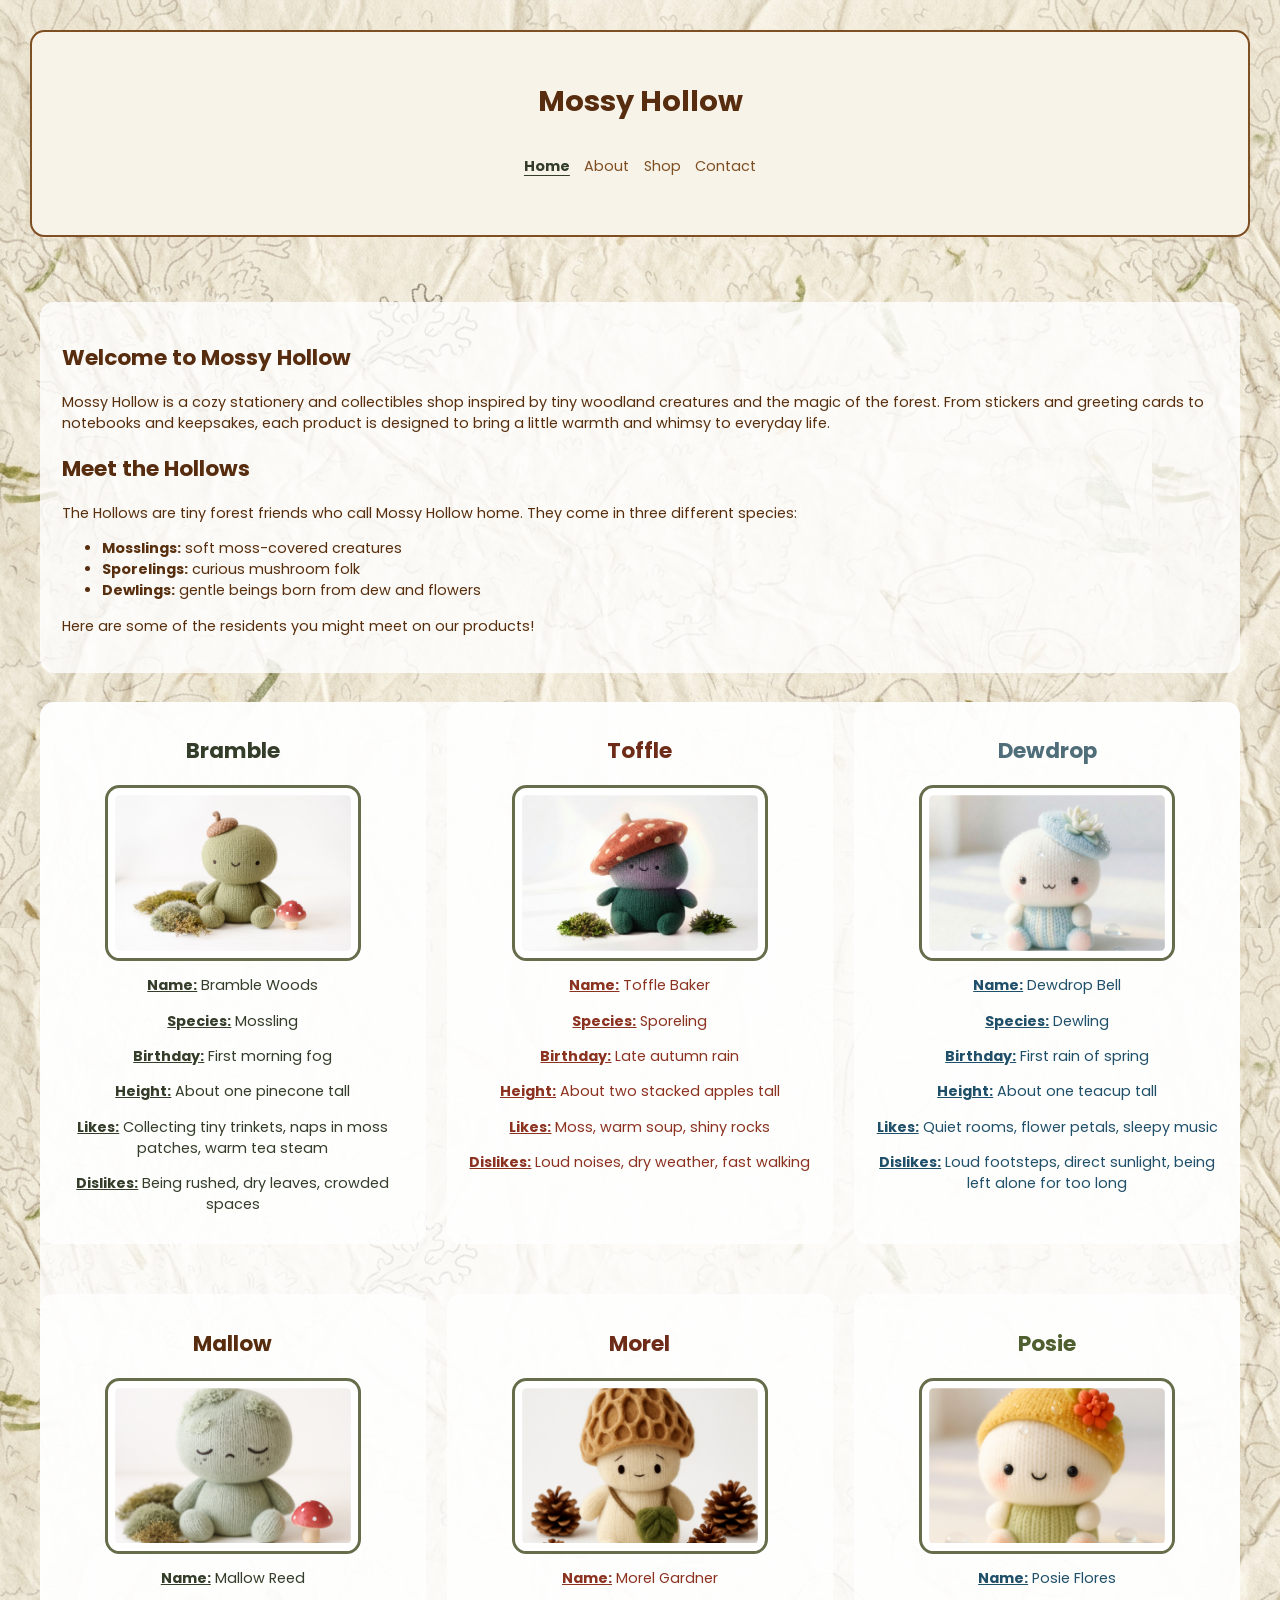
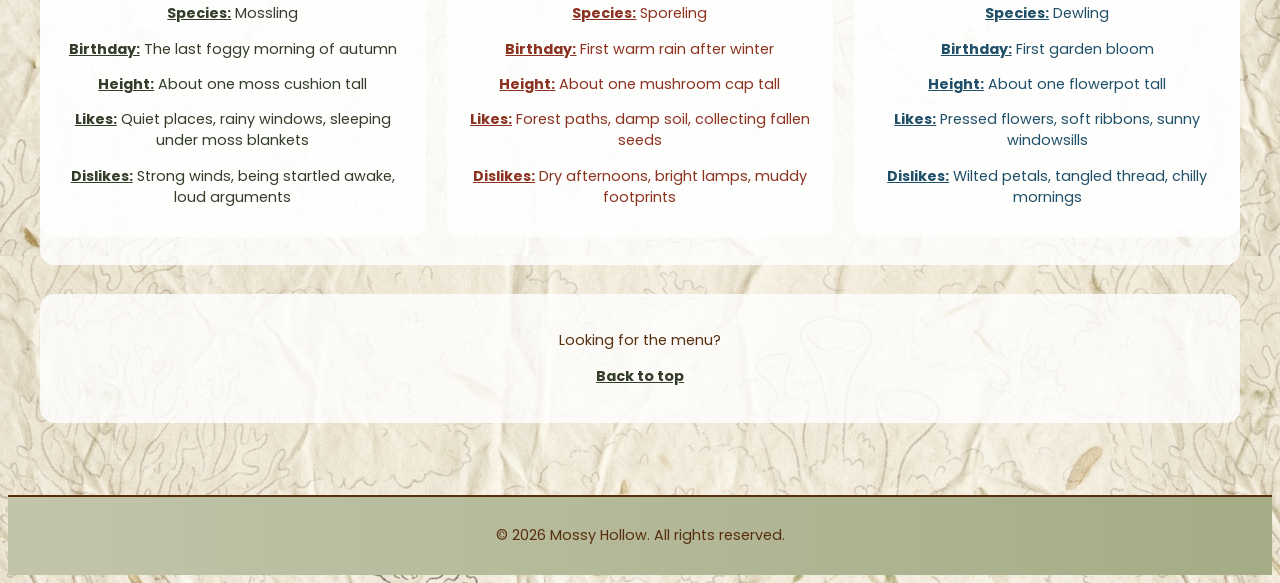
<file: index.html>
<!DOCTYPE html>
<!--lang indentifies the language of the page-->
<html lang="en">

<head>
    <meta charset="UTF-8">
    <meta name="viewport" content="width=device-width, initial-scale=1.0">
    <meta http-equiv="X-UA-Compatible" content="ie=edge">
    <!--meta name="description" content"..." tag provides brief summary of the webpage content. 
    it's what the search engine displays as the blurb under the page title. keep it under 160 characters -->
    <meta name="description"
        content="Mossy Hollow is a cozy stationery and collectibles shop inspired by tiny forest creatures. Discover journals, stickers, washi tapes, and so much more!">
    <title>Mossy Hollow</title>
    <!--link to google font: poppins-->
    <link rel="preconnect" href="https://fonts.googleapis.com">
    <link rel="preconnect" href="https://fonts.gstatic.com" crossorigin>
    <link
        href="https://fonts.googleapis.com/css2?family=Poppins:ital,wght@0,100;0,200;0,300;0,400;0,500;0,600;0,700;0,800;0,900;1,100;1,200;1,300;1,400;1,500;1,600;1,700;1,800;1,900&display=swap"
        rel="stylesheet">
    <!--favicon-->
    <link rel="apple-touch-icon" sizes="180x180" href="images/favicon/apple-touch-icon.png">
    <link rel="icon" type="image/png" sizes="32x32" href="images/favicon/favicon-32x32.png">
    <link rel="icon" type="image/png" sizes="16x16" href="images/favicon/favicon-16x16.png">
    <link rel="manifest" href="images/favicon/site.webmanifest">
    <!--link to external CSS file-->
    <link rel="stylesheet" href="styles/theme.css">
</head>


<body>
    <!-- 1. header -->
    <header id="top">
        <!--you only want one h1 per page, to not confuse the browser/user-->
        <h1>Mossy Hollow</h1>

        <nav>
            <ul>
                <li><a href="index.html" aria-current="page">Home</a></li>
                <li><a href="pages/about.html">About</a></li>
                <li><a href="pages/shop.html">Shop</a></li>
                <li><a href="pages/contact.html">Contact</a></li>

            </ul>
        </nav>
    </header>

    <!-- 2. main -->
    <!--creature introduction-->
    <main>
        <section class="welcome-hook">
            <h2>Welcome to Mossy Hollow</h2>

            <p>
                Mossy Hollow is a cozy stationery and collectibles shop inspired by tiny
                woodland creatures and the magic of the forest. From stickers and greeting
                cards to notebooks and keepsakes, each product is designed to bring a
                little warmth and whimsy to everyday life.
            </p>

            <h2>Meet the Hollows</h2>

            <p>
                The Hollows are tiny forest friends who call Mossy Hollow home. They come
                in three different species:
            </p>

            <ul>
                <li><strong>Mosslings:</strong> soft moss-covered creatures</li>
                <li><strong>Sporelings:</strong> curious mushroom folk</li>
                <li><strong>Dewlings:</strong> gentle beings born from dew and flowers</li>
            </ul>

            <p>
                Here are some of the residents you might meet on our products!
            </p>
        </section>

        <!--Creature #1 Mossling-->
        <section class="creature-grid">
            <section id="mossling" class="creature-card">
                <h2>Bramble</h2>
                <img src="images/characters/mossling.png" alt="Bramble Woods, a mossling forest character">
                <p><span class="creature-info-label">Name:</span> Bramble Woods</p>
                <p><span class="creature-info-label">Species:</span> Mossling</p>
                <p><span class="creature-info-label">Birthday:</span> First morning fog</p>
                <p><span class="creature-info-label">Height:</span> About one pinecone tall</p>
                <p><span class="creature-info-label">Likes:</span> Collecting tiny trinkets, naps in moss patches, warm
                    tea
                    steam</p>
                <p><span class="creature-info-label">Dislikes:</span> Being rushed, dry leaves, crowded spaces</p>
            </section>

            <!--Creature #2 Sporeling-->
            <section id="sporeling" class="creature-card">
                <h2>Toffle</h2>
                <img src="images/characters/sporeling.png" alt="Toffle Baker, a sporeling forest character">
                <p><span class="creature-info-label">Name:</span> Toffle Baker</p>
                <p><span class="creature-info-label">Species:</span> Sporeling</p>
                <p><span class="creature-info-label">Birthday:</span> Late autumn rain</p>
                <p><span class="creature-info-label">Height:</span> About two stacked apples tall</p>
                <p><span class="creature-info-label">Likes:</span> Moss, warm soup, shiny rocks</p>
                <p><span class="creature-info-label">Dislikes:</span> Loud noises, dry weather, fast walking</p>
            </section>

            <!--Creature #3 Dewling-->
            <section id="dewling" class="creature-card">
                <h2>Dewdrop</h2>
                <img src="images/characters/dewling.png" alt="Dewdrop Bell, a dewling forest character">
                <p><span class="creature-info-label">Name:</span> Dewdrop Bell</p>
                <p><span class="creature-info-label">Species:</span> Dewling</p>
                <p><span class="creature-info-label">Birthday:</span> First rain of spring</p>
                <p><span class="creature-info-label">Height:</span> About one teacup tall</p>
                <p><span class="creature-info-label">Likes:</span> Quiet rooms, flower petals, sleepy music</p>
                <p><span class="creature-info-label">Dislikes:</span> Loud footsteps, direct sunlight, being left alone
                    for
                    too long</p>
            </section>

            <!--Creature #4 Mallow-->
            <section id="mallow" class="creature-card">
                <h2>Mallow</h2>
                <img src="images/characters/mallow.png" alt="Mallow Reed, a mossling forest character">
                <p><span class="creature-info-label">Name:</span> Mallow Reed</p>
                <p><span class="creature-info-label">Species:</span> Mossling</p>
                <p><span class="creature-info-label">Birthday:</span> The last foggy morning of autumn</p>
                <p><span class="creature-info-label">Height:</span> About one moss cushion tall</p>
                <p><span class="creature-info-label">Likes:</span> Quiet places, rainy windows, sleeping under moss
                    blankets
                </p>
                <p><span class="creature-info-label">Dislikes:</span> Strong winds, being startled awake, loud arguments
                </p>
            </section>

            <!--Creature #5 Morel-->
            <section id="morel" class="creature-card">
                <h2>Morel</h2>
                <img src="images/characters/morel.png" alt="Morel Gardner, a sporeling forest character">
                <p><span class="creature-info-label">Name:</span> Morel Gardner</p>
                <p><span class="creature-info-label">Species:</span> Sporeling</p>
                <p><span class="creature-info-label">Birthday:</span> First warm rain after winter</p>
                <p><span class="creature-info-label">Height:</span> About one mushroom cap tall</p>
                <p><span class="creature-info-label">Likes:</span> Forest paths, damp soil, collecting fallen seeds</p>
                <p><span class="creature-info-label">Dislikes:</span> Dry afternoons, bright lamps, muddy footprints</p>
            </section>

            <!--Creature #6 Posie-->
            <section id="posie" class="creature-card">
                <h2>Posie</h2>
                <img src="images/characters/posie.png" alt="Posie Flores, a dewling forest character">
                <p><span class="creature-info-label">Name:</span> Posie Flores</p>
                <p><span class="creature-info-label">Species:</span> Dewling</p>
                <p><span class="creature-info-label">Birthday:</span> First garden bloom</p>
                <p><span class="creature-info-label">Height:</span> About one flowerpot tall</p>
                <p><span class="creature-info-label">Likes:</span> Pressed flowers, soft ribbons, sunny windowsills</p>
                <p><span class="creature-info-label">Dislikes:</span> Wilted petals, tangled thread, chilly mornings</p>
            </section>
        </section>

        <section class="back-to-top">
            <p>Looking for the menu?</p>
            <p><a href="#top">Back to top</a></p>
        </section>

    </main>

    <!-- 3. footer -->
    <footer>
        <!--character identity-->
        <p>&copy; 2026 Mossy Hollow. All rights reserved.</p>
    </footer>
</body>

</html>
</file>
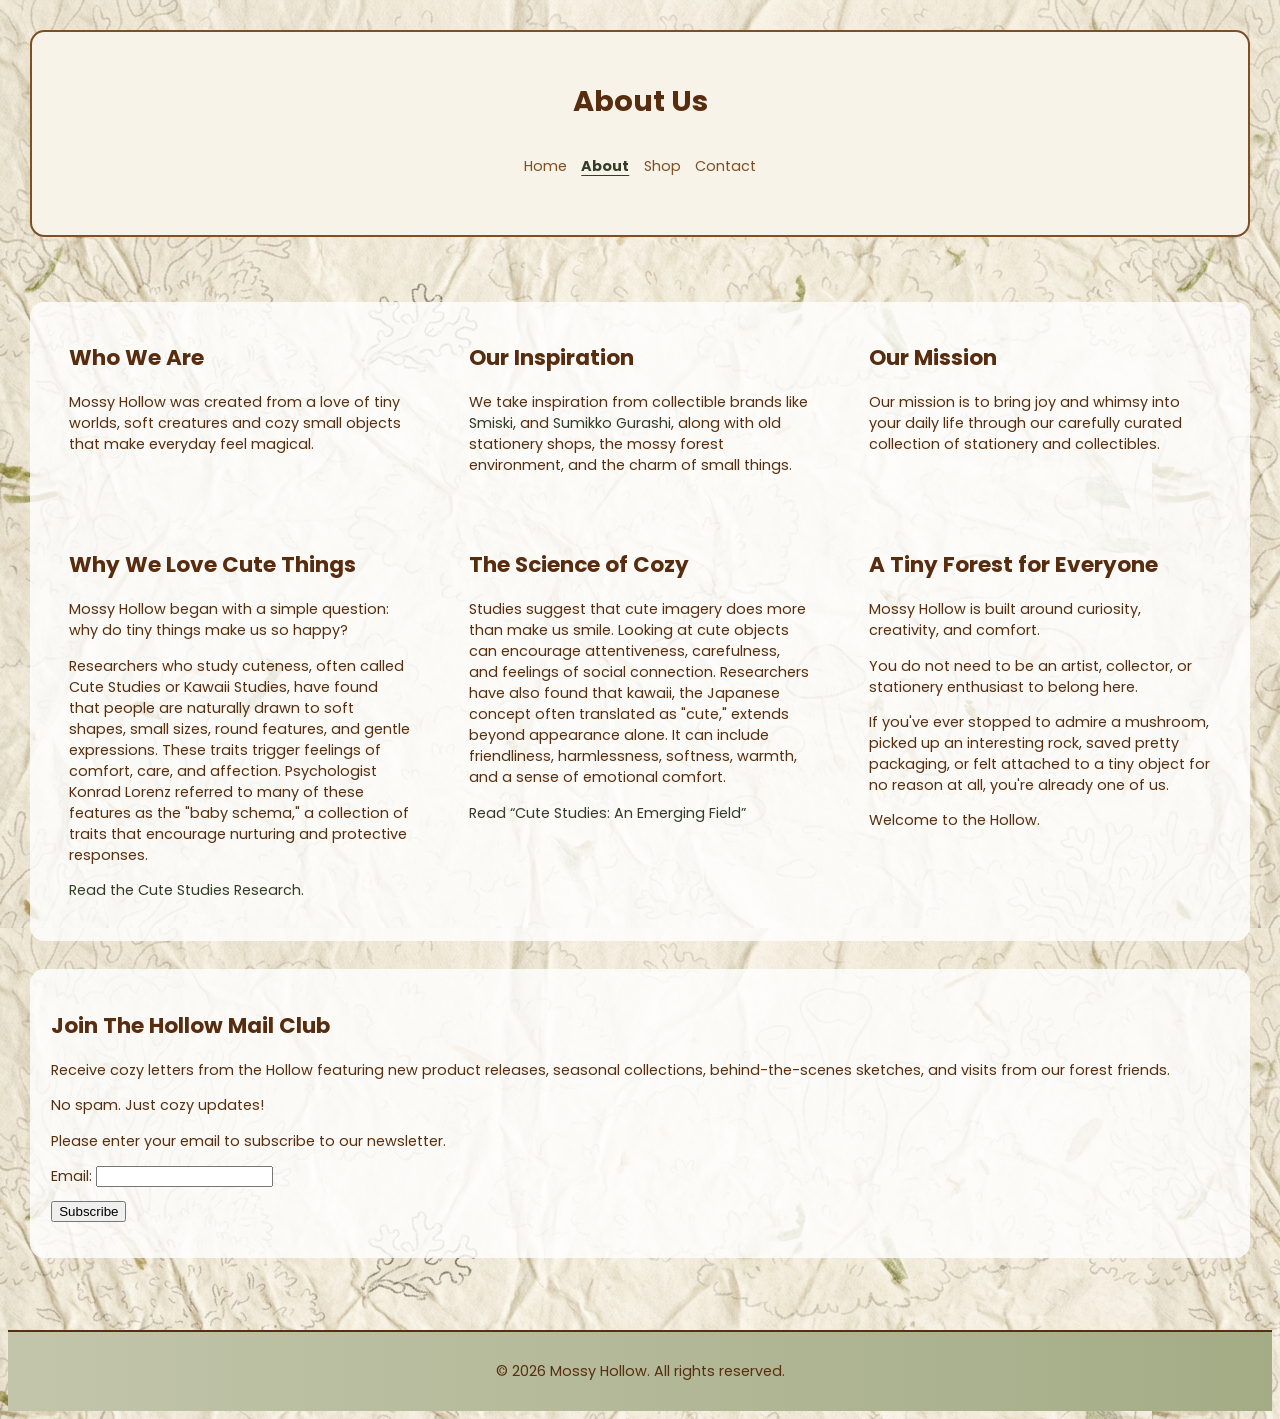
<file: pages/about.html>
<!DOCTYPE html>
<!--lang indentifies the language of the page-->
<html lang="en">

<head>
    <meta charset="UTF-8">
    <meta name="viewport" content="width=device-width, initial-scale=1.0">
    <meta http-equiv="X-UA-Compatible" content="ie=edge">
    <!--meta name="description" content"..." tag provides brief summary of the webpage content. 
    it's what the search engine displays as the blurb under the page title. keep it under 160 characters -->
    <meta name="description"
        content="Mossy Hollow is a cozy stationery and collectibles shop inspired by tiny forest creatures. Discover journals, stickers, washi tapes, and so much more!">
    <title>Mossy Hollow | About Us</title>
    <!--link to google font: poppins-->
    <link rel="preconnect" href="https://fonts.googleapis.com">
    <link rel="preconnect" href="https://fonts.gstatic.com" crossorigin>
    <link
        href="https://fonts.googleapis.com/css2?family=Poppins:ital,wght@0,100;0,200;0,300;0,400;0,500;0,600;0,700;0,800;0,900;1,100;1,200;1,300;1,400;1,500;1,600;1,700;1,800;1,900&display=swap"
        rel="stylesheet">
    <!--favicon-->
    <link rel="apple-touch-icon" sizes="180x180" href="../images/favicon/apple-touch-icon.png">
    <link rel="icon" type="image/png" sizes="32x32" href="../images/favicon/favicon-32x32.png">
    <link rel="icon" type="image/png" sizes="16x16" href="../images/favicon/favicon-16x16.png">
    <link rel="manifest" href="../images/favicon/site.webmanifest">
    <!--link to external CSS file-->
    <link rel="stylesheet" href="../styles/theme.css">
    <link rel="stylesheet" href="../styles/about.css">
</head>


<body>
    <!-- 1. header -->
    <header>
        <!--you only want one h1 per page, to not confuse the browser/user-->
        <h1>About Us</h1>

        <!--NAV GOES HERE-->
        <nav>
            <ul>
                <li><a href="../index.html">Home</a></li>
                <li><a href="about.html" aria-current="page">About</a></li>
                <li><a href="shop.html">Shop</a></li>
                <li><a href="contact.html">Contact</a></li>
            </ul>
        </nav>
    </header>

    <!-- 2. main -->
    <!--about us content-->
    <main class="container">
        <section id="about-columns">
            <!--first column-->
            <article>
                <h2>Who We Are</h2>
                <p>Mossy Hollow was created from a love of tiny worlds, soft creatures and cozy small objects that make
                    everyday feel magical.</p>
            </article>
            <!--second column-->
            <article>
                <h2>Our Inspiration</h2>
                <p>We take inspiration from collectible brands like <a href="https://smiski.com/e/smiski/"
                        target="_blank" rel="noopener noreferrer">Smiski</a>, and <a
                        href="https://www.san-x.jp/characters/sumikko.html" target="_blank"
                        rel="noopener noreferrer">Sumikko Gurashi</a>, along with old stationery shops, the
                    mossy forest
                    environment, and the charm of small things.</p>
            </article>
            <!--third column-->
            <article>
                <h2>Our Mission</h2>
                <p>Our mission is to bring joy and whimsy into your daily life through our carefully curated collection
                    of stationery and collectibles.</p>
            </article>
            <!--fourth column-->
            <article>
                <h2>Why We Love Cute Things</h2>
                <p>Mossy Hollow began with a simple question: why do tiny things make us so happy?</p>
                <p>Researchers who study cuteness, often called Cute Studies or Kawaii Studies, have found that people
                    are naturally drawn to soft shapes, small sizes, round features, and gentle expressions. These
                    traits trigger feelings of comfort, care, and affection. Psychologist Konrad Lorenz referred to many
                    of these features as the "baby schema," a collection of traits that encourage nurturing and
                    protective responses.</p>
                <a href="https://www.researchgate.net/publication/352815492_Cute_Studies_Kawaii_Cuteness_-_A_New_Research_Field"
                    target="_blank" rel="noopener noreferrer">Read the Cute Studies Research.</a>
            </article>
            <!--fifth column-->
            <article>
                <h2>The Science of Cozy</h2>
                <p>Studies suggest that cute imagery does more than make us smile. Looking at cute objects can encourage
                    attentiveness, carefulness, and feelings of social connection. Researchers have also found that
                    kawaii, the Japanese concept often translated as "cute," extends beyond appearance alone. It can
                    include friendliness, harmlessness, softness, warmth, and a sense of emotional comfort.</p><a
                    href="https://www.academia.edu/32019745/_Final_version_Cute_Studies_An_Emerging_Field"
                    target="_blank" rel="noopener noreferrer"> Read “Cute Studies: An Emerging Field”</a>
            </article>
            <!--sixth column-->
            <article>
                <h2>A Tiny Forest for Everyone</h2>
                <p>Mossy Hollow is built around curiosity, creativity, and comfort.</p>
                <p>You do not need to be an artist, collector, or stationery enthusiast to belong here.</p>
                <p>If you've ever stopped to admire a mushroom, picked up an interesting rock, saved pretty packaging,
                    or felt attached to a tiny object for no reason at all, you're already one of us.</p>
                <p>Welcome to the Hollow.</p>
            </article>
        </section>
        <section>
            <h2>Join The Hollow Mail Club</h2>
            <p>Receive cozy letters from the Hollow featuring new product releases,
                seasonal collections, behind-the-scenes sketches, and visits from our
                forest friends.</p>
            <p>No spam. Just cozy updates!</p>
            <form id="email_form" action="subscribe.php" method="post">
                <p>Please enter your email to subscribe to our newsletter.</p>
                <p>
                    <label for="newsletter-email">Email:</label>
                    <input type="email" id="newsletter-email" name="email" autocomplete="email" required>
                </p>
                <p><input type="submit" id="submit" value="Subscribe"></p>
            </form>
        </section>
    </main>


    <!-- 3. footer -->
    <footer>
        <!--character identity-->
        <p>&copy; 2026 Mossy Hollow. All rights reserved.</p>
    </footer>
</body>

</html>
</file>
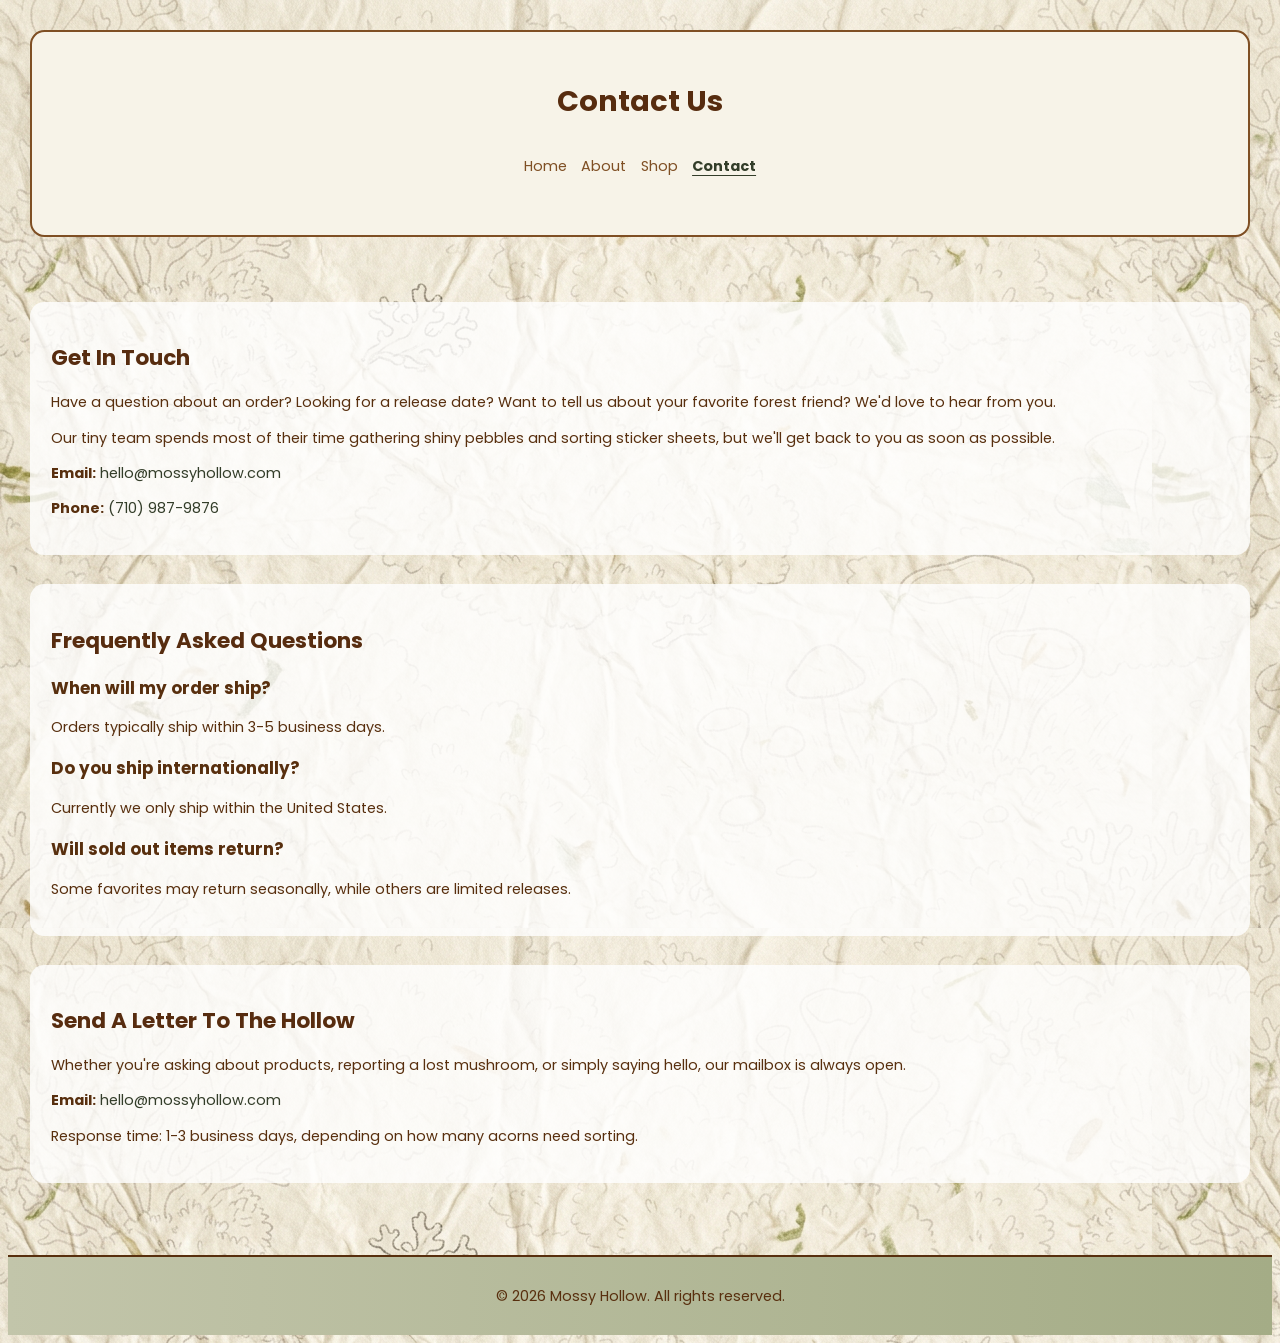
<file: pages/contact.html>
<!DOCTYPE html>
<!--lang indentifies the language of the page-->
<html lang="en">

<head>
    <meta charset="UTF-8">
    <meta name="viewport" content="width=device-width, initial-scale=1.0">
    <meta http-equiv="X-UA-Compatible" content="ie=edge">
    <!--meta name="description" content"..." tag provides brief summary of the webpage content. 
    it's what the search engine displays as the blurb under the page title. keep it under 160 characters -->
    <meta name="description"
        content="Mossy Hollow is a cozy stationery and collectibles shop inspired by tiny forest creatures. Discover journals, stickers, washi tapes, and so much more!">
    <title>Mossy Hollow | Contact Us</title>
    <!--link to google font: poppins-->
    <link rel="preconnect" href="https://fonts.googleapis.com">
    <link rel="preconnect" href="https://fonts.gstatic.com" crossorigin>
    <link
        href="https://fonts.googleapis.com/css2?family=Poppins:ital,wght@0,100;0,200;0,300;0,400;0,500;0,600;0,700;0,800;0,900;1,100;1,200;1,300;1,400;1,500;1,600;1,700;1,800;1,900&display=swap"
        rel="stylesheet">
    <!--favicon-->
    <link rel="apple-touch-icon" sizes="180x180" href="../images/favicon/apple-touch-icon.png">
    <link rel="icon" type="image/png" sizes="32x32" href="../images/favicon/favicon-32x32.png">
    <link rel="icon" type="image/png" sizes="16x16" href="../images/favicon/favicon-16x16.png">
    <link rel="manifest" href="../images/favicon/site.webmanifest">
    <!--link to external CSS file-->
    <link rel="stylesheet" href="../styles/theme.css">
</head>


<body>
    <!-- 1. header -->
    <header>
        <!--you only want one h1 per page, to not confuse the browser/user-->
        <h1>Contact Us</h1>

        <!--NAV GOES HERE-->
        <nav>
            <ul>
                <li><a href="../index.html">Home</a></li>
                <li><a href="about.html">About</a></li>
                <li><a href="shop.html">Shop</a></li>
                <li><a href="contact.html" aria-current="page">Contact</a></li>
            </ul>
        </nav>
    </header>

    <!-- 2. main -->
    <!--creature introduction-->
    <main>
        <section>
            <h2>Get In Touch</h2>
            <p>
                Have a question about an order? Looking for a release date? Want to tell us about
                your favorite forest friend? We'd love to hear from you.
            </p>
            <p>
                Our tiny team spends most of their time gathering shiny pebbles and sorting sticker
                sheets, but we'll get back to you as soon as possible.
            </p>
            <p>
                <strong>Email:</strong>
                <a href="mailto:hello@mossyhollow.com">hello@mossyhollow.com</a>
            </p>
            <p>
                <strong>Phone:</strong>
                <a href="tel:+17109879876">(710) 987-9876</a>
            </p>
        </section>
        <section>
            <h2>Frequently Asked Questions</h2>
            <h3>When will my order ship?</h3>
            <p>Orders typically ship within 3-5 business days.</p>
            <h3>Do you ship internationally?</h3>
            <p>Currently we only ship within the United States.</p>
            <h3>Will sold out items return?</h3>
            <p>Some favorites may return seasonally, while others are limited releases.</p>
        </section>
        <section>
            <h2>Send A Letter To The Hollow</h2>
            <p>Whether you're asking about products, reporting a lost mushroom, or simply saying hello, our mailbox is
                always open.</p>
            <p>
                <strong>Email:</strong>
                <a href="mailto:hello@mossyhollow.com">hello@mossyhollow.com</a>
            </p>
            <p>Response time: 1-3 business days, depending on how many acorns need sorting.</p>
        </section>
    </main>


    <!-- 3. footer -->
    <footer>
        <!--character identity-->
        <p>&copy; 2026 Mossy Hollow. All rights reserved.</p>
    </footer>
</body>

</html>
</file>
<file: styles/theme.css>
* {
    box-sizing: border-box;
}

/* MODULE 4 - Selectors */
/* Type Selectors */
body {
    color: #582F0E;
    font-family: "Poppins";
    font-size: 0.9em;
    background: url("../images/background/background.png") repeat;
}

h2 {
    font-weight: bold;
}

/* ID OR Class Selector */
#mossling {
    color: #333D29;
}

#sporeling {
    color: #8c3220;
}

#dewling {
    color: #205069;
}

#mallow {
    color: #333D29;
}

#morel {
    color: #8c3220;
}

#posie {
    color: #205069;
}

/* Relational Selector */
nav a {
    color: #7F4F24;
    text-decoration: none;
}

#mossling h2 {
    color: #333D29;
}

#sporeling h2 {
    color: #6e2b18;
}

/* Dewling text color changed to a darker shade for better accessibility. */
#dewling h2 {
    color: #506e7a;
}

#mallow h2 {
    color: #572C0F;
}

#morel h2 {
    color: #6e2b18;
}

#posie h2 {
    color: #4f5f2f;
}

/* Combination Selector */
h1,
h2 {
    color: #572C0F;
}

/* Attribute/Pseudo-class/Pseudo-element */
nav a:hover {
    color: #656D4A;
    text-decoration: underline;
}

/* 
EM / Font Sizes
----------------
1em = default size 
0.9em = slightly smaller 
0.8em = noticeably smaller
*/

/* MODULE 5 - Box Model */

/* Page Layout + Spacing */
header {
    padding: 2em;
    margin: 1.5em;
    background-color: #f7f3e8;
    border: 0.2em solid #7F4F24;
    border-radius: 1em;
    text-align: center;
}

main {
    padding: 1.5em;
    margin: 1.5em;
}

section {
    padding: 1.5em;
    margin-bottom: 2em;
    background-color: rgba(255, 255, 255, 0.8);
    border-radius: 1em;
}

/* Navigation Spacing*/
nav ul {
    padding: 1em;
    margin-top: 1em;
    flex-wrap: wrap;
}

nav li {
    display: inline-block;
    margin: 0 1em;
}

/* Image Border AND Spacing */
img {
    width: 40%;
    max-width: 15rem;
    border: 0.25em solid #656D4A;
    border-radius: 1em;
    padding: 0.5em;
    background-color: white;
}

/* Footer Gradient */
footer {
    margin-top: auto;
    padding: 1em;
    text-align: center;
    background: linear-gradient(to right, #c2c5aa, #a4ac86);
    border-top: 0.2em solid #582F0E;
}

/* Columns*/
#display-images {
    display: grid;
    grid-template-columns: repeat(3, 1fr);
    gap: 1em;
    justify-items: center;
}

/* MODULE 6 */
#about-columns {
    /*This is the container for the about us columns*/
    display: grid;
    grid-template-columns: repeat(3, 1fr);
    gap: 1em;
}

/*Link Styling*/
a {
    color: #333D29;
    text-decoration: none;
}

a:hover {
    color: #8c3220;
    text-decoration: underline;
}

/* MODULE 7 */

/* Flexbox #1 nav menu */
nav ul {
    display: flex;
    flex-direction: row;
    justify-content: center;
    gap: 1em;
    list-style-type: none;
}

nav li {
    display: block;
    margin: 0;
}

/* Constructive Feedback: Anchor Footer to the bottom of the page */
html,
body {
    min-height: 100%;
}

body {
    min-height: 100vh;
    display: flex;
    flex-direction: column;
}

footer {
    margin-top: auto;
}

/* Constructive Feedback, Increase Link Visibility */
.back-to-top {
    text-align: center;
}

.back-to-top a {
    font-weight: bold;
    text-decoration: underline;
}

/* Constructive Feedback:  Increase creature information readability */
.creature-info-label {
    font-weight: bold;
    text-decoration: underline;
}

/* New Layout for index.html */

.creature-grid {
    display: grid;
    grid-template-columns: repeat(3, minmax(0, 1fr));
    gap: 1.5em;
    width: 100%;
    max-width: 75rem;
    margin: 0 auto 2em;
    padding: 0;
}

.creature-card {
    text-align: center;
    padding: 1em;
}

.creature-card img {
    display: block;
    margin: 0 auto;
    width: 100%;
    max-width: 16rem;
    height: 11rem;
    object-fit: cover;
}

.welcome-hook,
.back-to-top {
    width: 100%;
    max-width: 75rem;
    margin: 0 auto 2em;
}

main {
    width: 100%;
    max-width: 90rem;
    margin: 1.5em auto;
    padding: 1.5em;
}

/*Identifies the page currently being viewed */
nav a[aria-current="page"] {
    color: #333D29;
    font-weight: bold;
    text-decoration: underline;
    text-underline-offset: 0.3em;
}

/* Visible keyboard focus indicator */
a:focus-visible,
button:focus-visible,
input:focus-visible,
select:focus-visible {
    outline: 0.2em solid #8c3220;
    outline-offset: 0.2em;
}

@media (max-width: 48rem) {
    .creature-grid {
        grid-template-columns: repeat(2, 1fr);
    }
}

@media (max-width: 30rem) {
    .creature-grid {
        grid-template-columns: 1fr;
    }
}
</file>
<file: styles/about.css>
.container {
    width: 100%;
    max-width: 90rem;
    margin: 1.5em auto;
    padding: 1.5em;
}

#about-columns {
    display: grid;
    grid-template-columns: repeat(3, 1fr);
    gap: 1.5em;
    align-items: start;
}

#about-columns article {
    padding: 1.25em;
}

#about-columns h2 {
    margin-top: 0;
}

@media (max-width: 48rem) {
    #about-columns {
        grid-template-columns: 1fr;
    }
}
</file>
